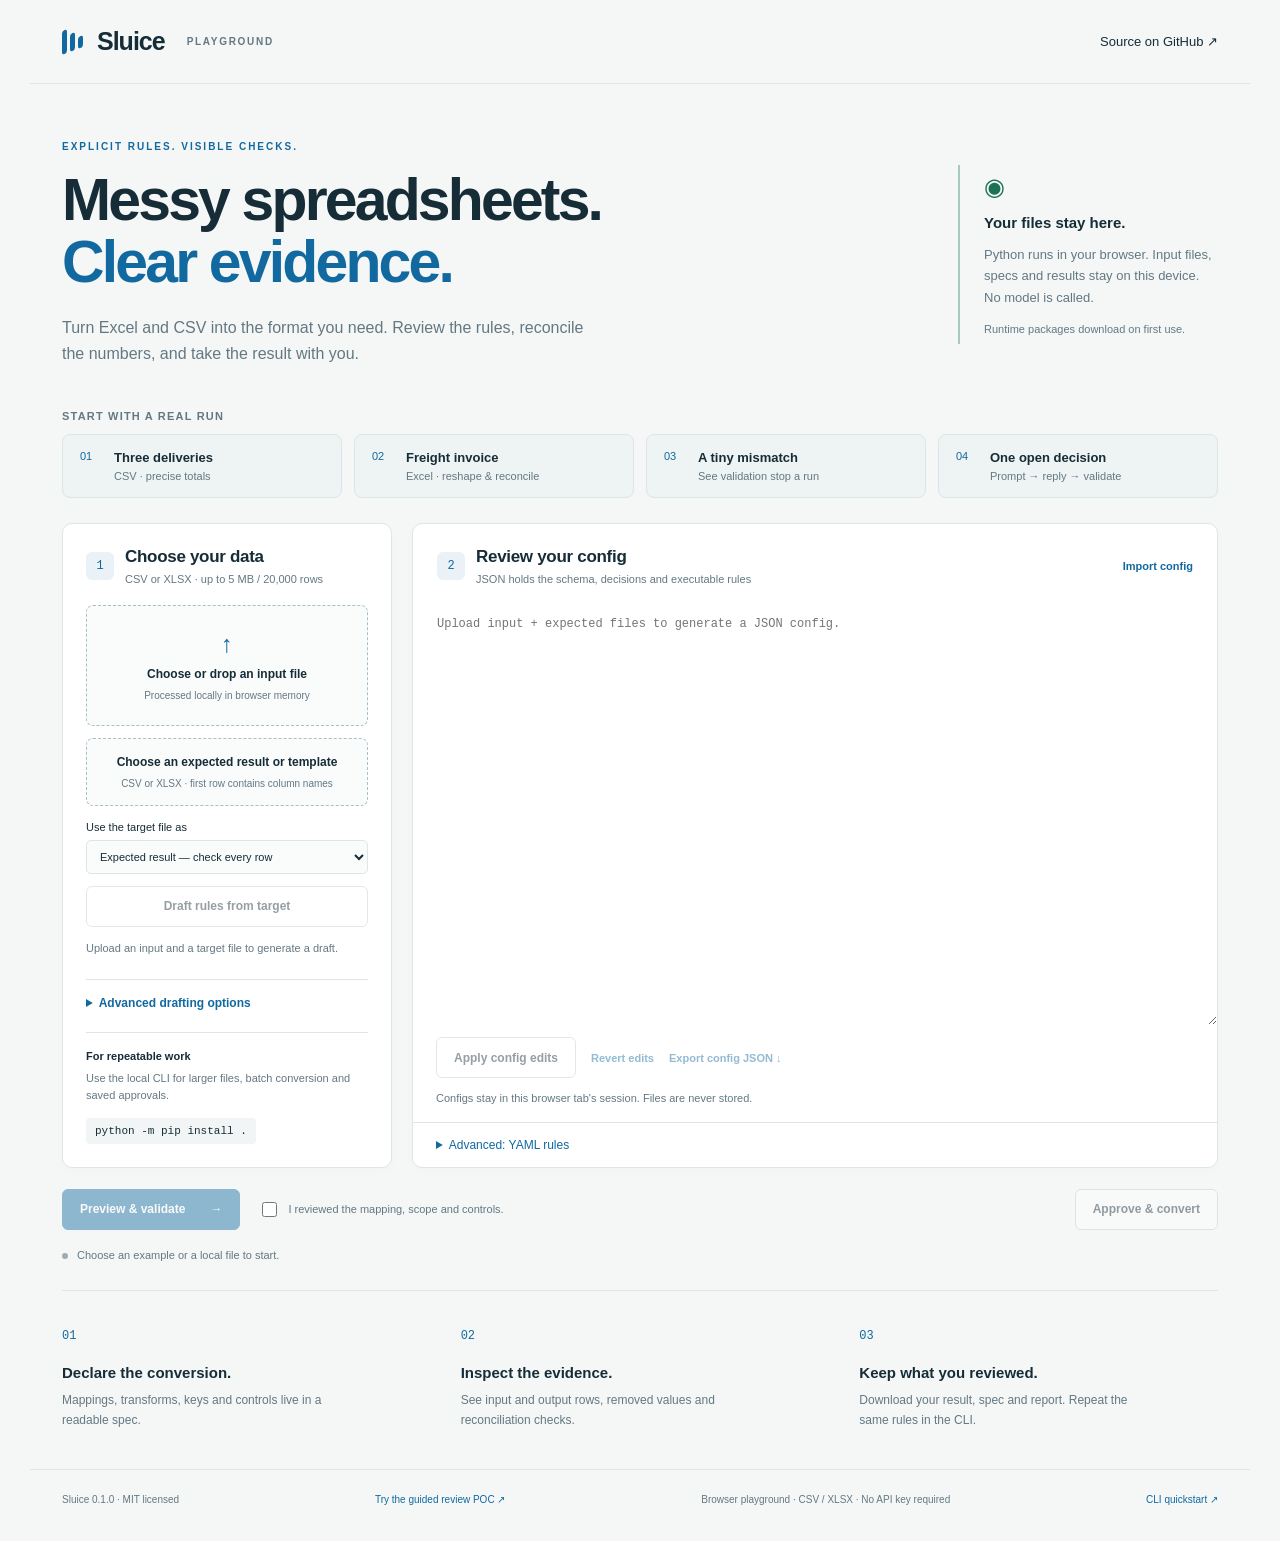
<file: sites/playground/index.html>
<!doctype html>
<html lang="en">
<head>
  <meta charset="utf-8"><meta name="viewport" content="width=device-width,initial-scale=1">
  <title>Sluice — Spreadsheet Playground</title>
  <meta name="description" content="Convert Excel and CSV with explicit rules, reconciliation and review. Runs on your device.">
  <link rel="stylesheet" href="style.css"><script src="app.js" type="module"></script>
</head>
<body>
  <header class="nav"><a class="brand" href="./" aria-label="Sluice home"><span class="mark" aria-hidden="true"><i></i><i></i><i></i></span>Sluice<span class="nav-tag">PLAYGROUND</span></a><a class="github" href="https://github.com/zodsapple/sluice" target="_blank" rel="noopener">Source on GitHub ↗</a></header>
  <main>
    <section class="hero"><div><p class="eyebrow">EXPLICIT RULES. VISIBLE CHECKS.</p><h1>Messy spreadsheets.<br><span>Clear evidence.</span></h1><p class="intro">Turn Excel and CSV into the format you need. Review the rules, reconcile the numbers, and take the result with you.</p></div><aside class="local-note"><span class="local-icon" aria-hidden="true">◉</span><strong>Your files stay here.</strong><p>Python runs in your browser. Input files, specs and results stay on this device. No model is called.</p><small>Runtime packages download on first use.</small></aside></section>
    <section class="demo-strip" aria-label="Example selection"><span class="demo-title">Start with a real run</span><div class="demo-buttons"><button class="demo" data-demo="quickstart">01 <strong>Three deliveries</strong><span>CSV · precise totals</span></button><button class="demo" data-demo="transport">02 <strong>Freight invoice</strong><span>Excel · reshape & reconcile</span></button><button class="demo" data-demo="failure">03 <strong>A tiny mismatch</strong><span>See validation stop a run</span></button><button class="demo" data-demo="decision">04 <strong>One open decision</strong><span>Prompt → reply → validate</span></button></div></section>
    <div class="workbench">
      <section class="panel input-panel"><div class="panel-heading"><span class="step">1</span><div><h2>Choose your data</h2><p>CSV or XLSX · up to 5 MB / 20,000 rows</p></div></div>
        <label class="upload" data-upload="input"><input id="input-file" type="file" accept=".csv,.xlsx"><span class="upload-icon" aria-hidden="true">↑</span><strong id="input-label">Choose or drop an input file</strong><span>Processed locally in browser memory</span></label>
        <label class="upload compact" data-upload="template"><input id="template-file" type="file" accept=".csv,.xlsx"><strong id="template-label">Choose an expected result or template</strong><span>CSV or XLSX · first row contains column names</span></label>
        <label class="small-label" for="target-role">Use the target file as</label><select id="target-role"><option value="expected">Expected result — check every row</option><option value="template">Template / example — draft the format</option></select>
        <button id="draft" class="secondary wide" disabled>Draft rules from target</button><p id="upload-note" class="upload-note" role="status" aria-live="polite">Upload an input and a target file to generate a draft.</p>
        <details class="draft-details"><summary>Advanced drafting options</summary><p>A JSON schema can specify field types, examples and controls. Without one, these are inferred from the target file; review every assumption.</p><label class="upload compact" data-upload="schema"><input id="schema-file" type="file" accept=".json"><strong id="schema-label">Choose target schema</strong></label><label class="small-label" for="target-layout">Target layout</label><select id="target-layout"><option value="auto">Detect from target columns</option><option value="record">Records (one row per record)</option><option value="stats">Statistics (reshape a wide table)</option></select><label class="small-label" for="sheet-names">Sheets to include (optional, one per line)</label><textarea id="sheet-names" rows="2" placeholder="All sheets by default"></textarea></details>
        <div class="limits"><strong>For repeatable work</strong><p>Use the local CLI for larger files, batch conversion and saved approvals.</p><code>python -m pip install .</code></div>
      </section>
      <section class="panel spec-panel"><div class="panel-heading"><span class="step">2</span><div><h2>Review your config</h2><p>JSON holds the schema, decisions and executable rules</p></div><label class="text-button">Import config<input id="config-file" type="file" accept=".json"></label></div>
        <label class="sr-only" for="config">Sluice config in JSON</label><textarea id="config" class="code-editor" spellcheck="false" placeholder="Upload input + expected files to generate a JSON config."></textarea>
        <div class="config-actions"><button id="apply-config" class="secondary" disabled>Apply config edits</button><button id="revert-config" class="text-button" disabled>Revert edits</button><a id="download-config" class="text-button" aria-disabled="true">Export config JSON ↓</a></div><p id="cache-note" class="cache-note">Configs stay in this browser tab's session. Files are never stored.</p>
        <details id="yaml-editor" class="expert-editor"><summary>Advanced: YAML rules</summary><label class="text-button">Load YAML<input id="spec-file" type="file" accept=".yaml,.yml"></label>
        <label class="sr-only" for="spec">Conversion spec in YAML</label><textarea id="spec" class="code-editor" spellcheck="false" placeholder="# Load an example, upload a YAML spec,
# or upload input + expected files to draft rules.

# Check mappings, row scope and controls
# before approving a conversion."></textarea>
        <div class="config-actions"><button id="apply-yaml" class="secondary" disabled>Apply YAML edits</button><button id="download-spec" class="text-button" disabled>Download YAML ↓</button></div></details>
        <details id="draft-review" hidden><summary>Mapping review notes</summary><pre id="draft-notes"></pre></details>
      </section>
    </div>
    <section id="resolve" class="panel resolve-panel" hidden>
      <div class="panel-heading"><span class="step">3</span><div><h2 id="resolve-title">Resolve open questions</h2><p id="question-summary"></p></div></div>
      <div id="resolve-grid" class="resolve-grid"><div>
        <div id="prompt-tools"><h3>Ask a chatbot</h3><p class="help">Copy the prompt to ChatGPT or another chatbot, then paste its JSON reply below. Review the prompt's file facts before sharing them.</p><label class="small-label" for="prompt-sheet">Prompt for worksheet</label><select id="prompt-sheet"></select><label class="sr-only" for="prompt-text">Chatbot prompt</label><textarea id="prompt-text" rows="8" readonly></textarea><div class="config-actions"><button id="copy-prompt" class="secondary">Copy prompt</button><button id="copy-reply-template" class="text-button">Copy reply template</button><button id="download-prompts" class="text-button">Download prompts ↓</button></div></div>
        <label class="small-label" for="reply">Chatbot JSON reply</label><textarea id="reply" rows="6" spellcheck="false" placeholder='{"answers":[{"question_id":"…","status":"answered","bindings":[…]}]}'></textarea><button id="apply-reply" class="secondary wide" disabled>Parse reply & update config</button><p id="reply-notice" class="help" role="status" aria-live="polite"></p>
      </div><div id="manual-decisions"><h3>Or decide manually</h3><p class="help">Unknown or low-confidence replies stay open. Enter a constant, select a source, or specify a binding for each decision.</p><div id="questions"></div></div></div>
    </section>
    <section class="run-bar"><div class="run-actions"><button id="preview" class="primary" disabled>Preview & validate <span aria-hidden="true">→</span></button><label class="approval"><input id="reviewed" type="checkbox">I reviewed the mapping, scope and controls.</label><button id="convert" class="secondary" disabled>Approve & convert</button><button id="cancel" class="text-button" hidden>Stop / reset runtime</button></div><div id="status" class="status" role="status" aria-live="polite"><span class="status-dot"></span><span id="status-text">Choose an example or a local file to start.</span></div></section>
    <section id="results" class="panel results-panel" hidden><div class="result-header"><div><p class="eyebrow">RUN EVIDENCE</p><h2 id="result-title">Validation report</h2></div><div id="downloads" class="download-actions"></div></div><div id="metrics" class="metrics"></div><div id="diagnosis" class="diagnosis" hidden></div><div id="controls" class="controls"></div>
      <details id="repair-feedback" class="repair-feedback" hidden open><summary>Fix validation with a chatbot</summary><p class="help">This prompt includes current decisions, source facts and a few expected/output differences. Review it before copying to your chatbot. Paste the returned JSON in the reply box, then validate again.</p><label class="small-label" for="repair-sheet">Worksheet to correct</label><select id="repair-sheet"></select><label class="small-label" for="repair-prompt">Validation repair prompt</label><textarea id="repair-prompt" rows="8" readonly></textarea><div class="config-actions"><button id="copy-repair" class="secondary" disabled>Copy repair prompt</button><button id="download-repair" class="text-button" disabled>Download repair prompt ↓</button><button id="paste-correction" class="text-button">Go to JSON reply</button></div><p id="repair-notice" class="help" role="status" aria-live="polite"></p></details>
      <div class="tabs" role="tablist" aria-label="Run detail"><button class="tab active" role="tab" aria-selected="true" data-tab="output">Output preview</button><button class="tab" role="tab" aria-selected="false" data-tab="input">Source preview</button><button class="tab" role="tab" aria-selected="false" data-tab="issues">Issues</button><button class="tab" role="tab" aria-selected="false" data-tab="trace">Step trace</button></div><div id="detail" class="table-wrap" role="tabpanel"></div><p class="table-note">Previews show a few rows. Reports include all declared control results. A passing check does not establish business meaning.</p></section>
    <section class="how"><div><span class="step">01</span><h3>Declare the conversion.</h3><p>Mappings, transforms, keys and controls live in a readable spec.</p></div><div><span class="step">02</span><h3>Inspect the evidence.</h3><p>See input and output rows, removed values and reconciliation checks.</p></div><div><span class="step">03</span><h3>Keep what you reviewed.</h3><p>Download your result, spec and report. Repeat the same rules in the CLI.</p></div></section>
  </main><footer><span>Sluice <span id="version">0.1.0</span> · MIT licensed</span><a href="review.html">Try the guided review POC ↗</a><span>Browser playground · CSV / XLSX · No API key required</span><a href="quickstart.html">CLI quickstart ↗</a></footer>
</body></html>
</file>
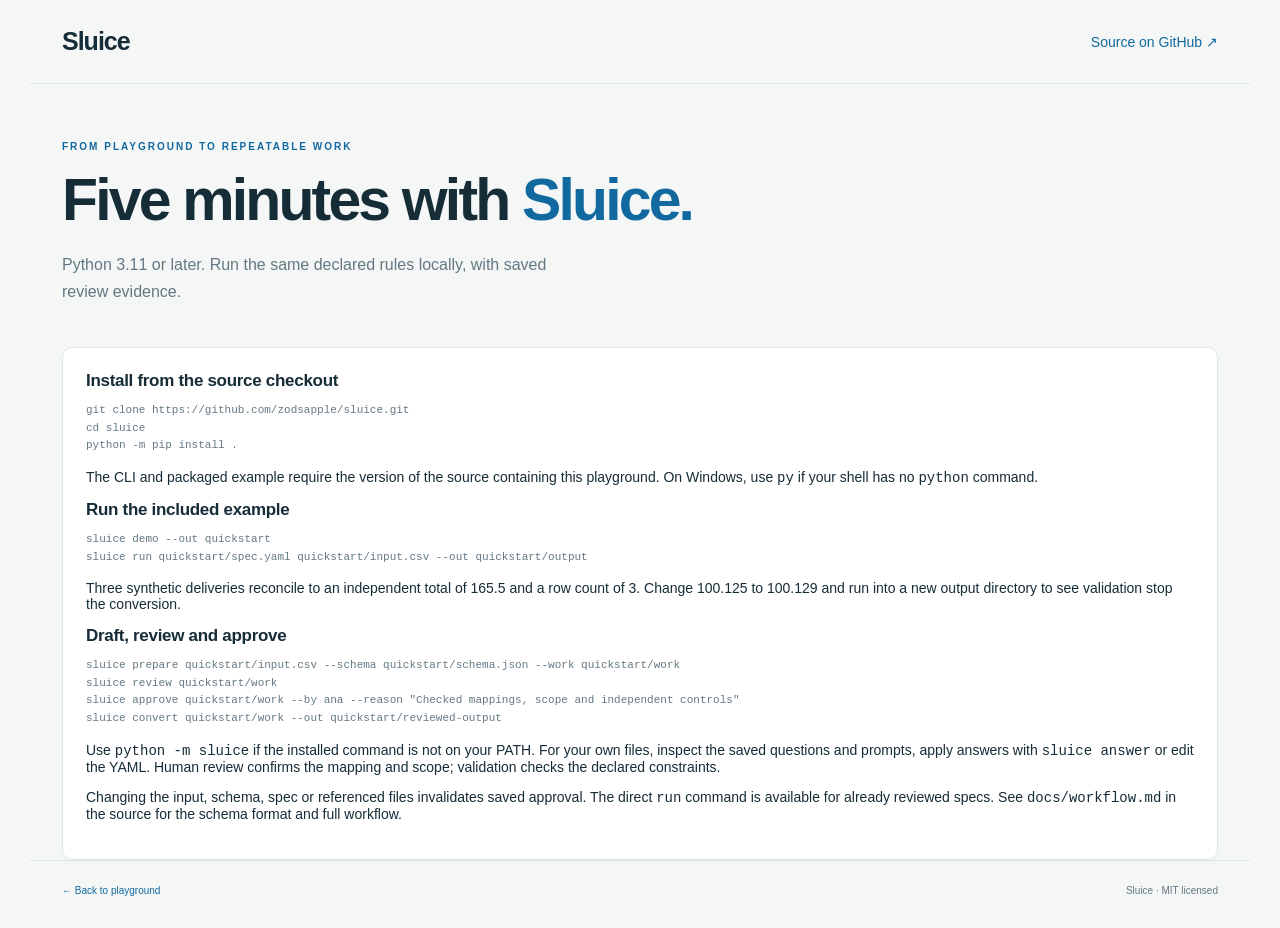
<file: sites/playground/quickstart.html>
<!doctype html>
<html lang="en"><head><meta charset="utf-8"><meta name="viewport" content="width=device-width, initial-scale=1"><title>Sluice — CLI quickstart</title><link rel="stylesheet" href="style.css"></head>
<body><header class="nav"><a class="brand" href="./">Sluice</a><a href="https://github.com/zodsapple/sluice">Source on GitHub ↗</a></header><main>
<section class="hero"><div><p class="eyebrow">FROM PLAYGROUND TO REPEATABLE WORK</p><h1>Five minutes with <span>Sluice.</span></h1><p class="intro">Python 3.11 or later. Run the same declared rules locally, with saved review evidence.</p></div></section>
<section class="panel input-panel"><h2>Install from the source checkout</h2><pre>git clone https://github.com/zodsapple/sluice.git
cd sluice
python -m pip install .</pre><p>The CLI and packaged example require the version of the source containing this playground. On Windows, use <code>py</code> if your shell has no <code>python</code> command.</p>
<h2>Run the included example</h2><pre>sluice demo --out quickstart
sluice run quickstart/spec.yaml quickstart/input.csv --out quickstart/output</pre><p>Three synthetic deliveries reconcile to an independent total of 165.5 and a row count of 3. Change 100.125 to 100.129 and run into a new output directory to see validation stop the conversion.</p>
<h2>Draft, review and approve</h2><pre>sluice prepare quickstart/input.csv --schema quickstart/schema.json --work quickstart/work
sluice review quickstart/work
sluice approve quickstart/work --by ana --reason "Checked mappings, scope and independent controls"
sluice convert quickstart/work --out quickstart/reviewed-output</pre><p>Use <code>python -m sluice</code> if the installed command is not on your PATH. For your own files, inspect the saved questions and prompts, apply answers with <code>sluice answer</code> or edit the YAML. Human review confirms the mapping and scope; validation checks the declared constraints.</p>
<p>Changing the input, schema, spec or referenced files invalidates saved approval. The direct <code>run</code> command is available for already reviewed specs. See <code>docs/workflow.md</code> in the source for the schema format and full workflow.</p></section>
</main><footer><a href="./">← Back to playground</a><span>Sluice · MIT licensed</span></footer></body></html>
</file>
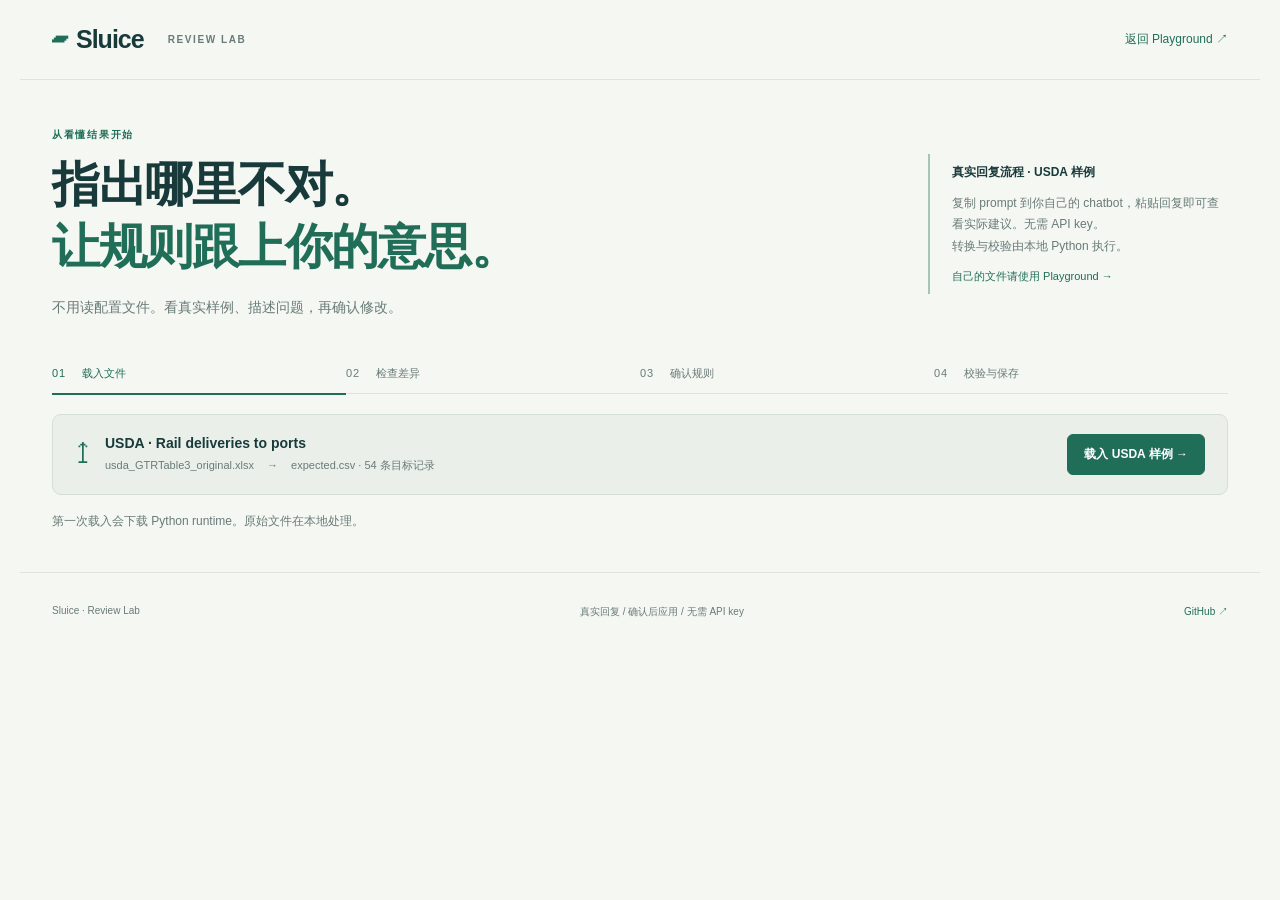
<file: sites/playground/review.html>
<!doctype html>
<html lang="zh-CN">
<head>
  <meta charset="utf-8"><meta name="viewport" content="width=device-width,initial-scale=1">
  <title>Sluice — 看结果，改规则</title>
  <meta name="description" content="Sluice 交互原型：用数据样例检查转换，确认业务规则，重新校验。">
  <link rel="stylesheet" href="review.css"><script type="module" src="review.js"></script>
</head>
<body>
  <header class="nav"><a class="brand" href="./"><span class="mark">▰</span> Sluice <span class="tag">REVIEW LAB</span></a><a href="./">返回 Playground ↗</a></header>
  <main>
    <section class="hero"><div><p class="eyebrow">从看懂结果开始</p><h1>指出哪里不对。<br><span>让规则跟上你的意思。</span></h1><p class="intro">不用读配置文件。看真实样例、描述问题，再确认修改。</p></div><aside class="prototype"><strong>真实回复流程 · USDA 样例</strong><p>复制 prompt 到你自己的 chatbot，粘贴回复即可查看实际建议。无需 API key。<br>转换与校验由本地 Python 执行。</p><a href="./">自己的文件请使用 Playground →</a></aside></section>
    <ol class="steps"><li class="active">01 <span>载入文件</span></li><li>02 <span>检查差异</span></li><li>03 <span>确认规则</span></li><li>04 <span>校验与保存</span></li></ol>
    <section class="file-bar"><div><span class="file-icon">↥</span><div><strong>USDA · Rail deliveries to ports</strong><p>usda_GTRTable3_original.xlsx <span>→</span> expected.csv · 54 条目标记录</p></div></div><button id="load" class="primary">载入 USDA 样例 →</button></section>
    <div id="status" role="status" aria-live="polite">第一次载入会下载 Python runtime。原始文件在本地处理。</div>
    <section id="workspace" hidden>
      <div class="section-heading"><div><p class="eyebrow">结果比配置更容易理解</p><h2 id="headline">检查转换结果</h2></div><span id="runtime-badge" class="badge">本地 Python</span></div>
      <div class="metrics"><div><span>目标记录</span><strong id="total">54</strong></div><div><span>已匹配</span><strong id="matched">—</strong></div><div><span>存在差异</span><strong id="different">—</strong></div><div><span>业务确认</span><strong id="decisions">待确认</strong></div></div>
      <div class="workbench">
        <section class="card evidence"><div class="card-heading"><div><h3>哪里不一样？</h3><p>按来源位置对应样例，点击差异补充反馈。</p></div><span class="tiny">展示代表性差异</span></div><div id="filters" class="filters" aria-label="差异字段"></div><div class="table-wrap"><table><thead><tr><th>来源位置</th><th>输出字段</th><th>当前结果</th><th>期望结果</th><th><span class="sr-only">选择</span></th></tr></thead><tbody id="diff-rows"></tbody></table></div><div id="selected-evidence" class="selection" hidden></div><div id="passed-note" class="pass-note" hidden>所有 54 条记录与 expected 一致。请继续确认规则符合你的业务含义。</div><p class="footnote">匹配基于完整 expected 的所有字段、记录及重复次数。通过校验不代表业务含义已被证明。</p><details><summary>查看转换后的样例</summary><div id="output-preview" class="table-wrap"></div></details></section>
        <aside class="card feedback"><p class="eyebrow">用自己的话说明</p><h3>这个结果应该怎么改？</h3><p class="help">选择一条差异，或直接说明你的业务规则。</p><label for="feedback">你的反馈</label><textarea id="feedback" rows="5" maxlength="4000" placeholder="例如：美国港口和 Mexico 的日期来自不同的表格，不能混用。"></textarea><button id="example-feedback" class="text-button">填入 USDA 示例反馈</button><button id="suggest" class="primary wide">生成并复制 prompt →</button><p class="help small">包含来源事实、字段样例、当前规则、差异和你的反馈。你粘贴到 chatbot 时才会分享这些信息。</p><details id="prompt-details"><summary>查看将分享给 chatbot 的内容</summary><textarea id="prompt" rows="7" readonly aria-label="反馈 prompt"></textarea><button id="copy-prompt" class="secondary" disabled>再次复制 prompt</button></details></aside>
      </div>
      <section id="exchange" class="card exchange" hidden><div><p class="eyebrow">复制 → 询问 → 粘贴</p><h2>把 chatbot 的完整回复放回来。</h2><p class="help">1. 将已复制的 prompt 粘贴到 ChatGPT、Gemini 或你使用的 chatbot。<br>2. 复制它的完整回复，粘贴到右侧；无需阅读或编辑回复结构。<br>3. 点击查看建议，确认前不会修改你的规则。</p><button id="fix-reply" class="secondary" hidden>复制回复修正提示</button></div><div><label for="reply">Chatbot 的完整回复</label><textarea id="reply" rows="4" maxlength="1048576" placeholder="在这里粘贴完整回复，无需修改格式。"></textarea><button id="parse-reply" class="primary wide" disabled>读取回复，查看实际建议 →</button><p id="reply-notice" class="help" role="status" aria-live="polite"></p></div></section>
      <section id="proposal" class="card proposal" hidden><div class="card-heading"><div><p class="eyebrow">来自你粘贴的回复 · 尚未应用</p><h2>先看修改会影响什么。</h2><p id="proposal-summary"></p></div><div class="proposal-actions"><button id="apply" class="primary">确认这组修改并重新校验 →</button><button id="discard" class="text-button">放弃这组建议</button></div></div><p id="proposal-impact" class="trial-impact"></p><div id="proposal-cards" class="proposal-grid"></div><p id="proposal-notices" class="help"></p></section>
      <section id="open-decisions" class="card open-decisions" hidden><p class="eyebrow">需要你补充业务信息</p><h2>这些内容还不能确定。</h2><p id="question-list"></p><p class="help">在上面的反馈框说明正确的来源或取值，再生成 prompt，让 chatbot 补充这部分规则。不确定项解决前，最终导出保持关闭。</p></section>
      <section class="card finish"><div><h2 id="finish-title">规则值得保留，结果需要检查。</h2><p id="cache-note">Config 会保存在本标签页的 session 中；重新载入样例会恢复规则并重新校验。</p></div><div class="finish-actions"><label class="approval"><input id="approved" type="checkbox">我已检查样例和业务规则</label><button id="export-result" class="primary" disabled>导出结果 CSV ↓</button><button id="export-config" class="secondary">保存转换规则 ↓</button></div></section>
      <details class="advanced"><summary>Advanced · 查看当前配置</summary><p>主要流程无需查看或编辑配置。这里仅展示已经应用的规则。</p><pre id="config-view"></pre></details>
      <div class="reset-row"><button id="reset" class="text-button">清除此样例的 session 规则，从头体验</button><span>仅清除本 POC 的样例配置</span></div>
    </section>
  </main><footer><span>Sluice · Review Lab</span><span>真实回复 / 确认后应用 / 无需 API key</span><a href="https://github.com/zodsapple/sluice">GitHub ↗</a></footer>
</body></html>
</file>
<file: sites/playground/style.css>
:root{--ink:#162c37;--muted:#647883;--line:#dce5e7;--blue:#1269a0;--blue-dark:#0e507c;--paper:#f4f7f6;--green:#1d7256;--red:#a83b35;--mono:Consolas,"SFMono-Regular",monospace;font-family:Inter,Segoe UI,Arial,sans-serif;color:var(--ink);background:var(--paper);font-size:14px}*{box-sizing:border-box}body{margin:0}button,input,textarea{font:inherit}button,a,input,summary{touch-action:manipulation}button{cursor:pointer}button:disabled{opacity:.45;cursor:not-allowed}a{color:var(--blue);text-decoration:none}a:hover{text-decoration:underline}button:focus-visible,a:focus-visible,textarea:focus-visible,summary:focus-visible,input:focus-visible{outline:3px solid #79b9df;outline-offset:3px}[hidden]{display:none!important}.nav,main,footer{max-width:1220px;margin:auto}.nav{height:84px;display:flex;align-items:center;justify-content:space-between;padding:0 32px;border-bottom:1px solid var(--line)}.brand{display:flex;align-items:center;gap:10px;color:var(--ink);font-size:25px;font-weight:750;letter-spacing:-1px}.mark{display:flex;align-items:center;gap:3px;height:28px;margin-right:4px}.mark i{width:5px;background:var(--blue);border-radius:3px;height:24px;transform:skewY(-22deg)}.mark i:nth-child(2){height:18px}.mark i:nth-child(3){height:12px}.nav-tag{font-size:10px;letter-spacing:1.7px;color:var(--muted);margin-left:12px;font-weight:600}.github{font-size:13px;color:var(--ink)}main{padding:0 32px}.hero{padding:57px 0 42px;display:flex;justify-content:space-between;gap:60px;align-items:center}.eyebrow{font-size:10px;font-weight:750;letter-spacing:2px;margin:0 0 17px;color:var(--blue)}h1{font-size:clamp(36px,4.6vw,59px);line-height:1.06;letter-spacing:-2.8px;margin:0 0 21px;font-weight:680}h1 span{color:var(--blue)}.intro{font-size:16px;line-height:1.65;max-width:530px;margin:0;color:var(--muted)}.local-note{width:260px;flex-shrink:0;border-left:2px solid #a8cabc;padding:8px 0 8px 24px;font-size:13px}.local-icon{display:block;color:var(--green);font-size:24px;margin-bottom:13px}.local-note strong{font-size:15px}.local-note p{line-height:1.65;color:var(--muted)}.local-note small{font-size:11px;color:var(--muted)}.demo-strip{margin-bottom:25px}.demo-title{display:block;font-size:11px;font-weight:600;text-transform:uppercase;letter-spacing:1.2px;margin-bottom:12px;color:var(--muted)}.demo-buttons{display:grid;grid-template-columns:repeat(3,1fr);gap:12px}.demo{display:grid;grid-template-columns:25px 1fr;column-gap:9px;text-align:left;background:#eef3f3;border:1px solid var(--line);border-radius:8px;padding:15px 17px;font-size:11px;color:var(--blue)}.demo strong{font-size:13px;color:var(--ink);font-weight:600}.demo span{grid-column:2;color:var(--muted);font-size:11px;margin-top:5px}.demo:hover,.demo.selected{background:#e7f0f6;border-color:#99bad0}.workbench{display:grid;grid-template-columns:330px 1fr;gap:20px}.panel{background:white;border:1px solid var(--line);border-radius:10px;overflow:hidden;box-shadow:0 3px 12px #1b344104}.input-panel{padding:23px}.panel-heading{display:flex;align-items:center;gap:11px;margin-bottom:20px}.step{font:12px var(--mono);color:var(--blue);display:inline-flex;align-items:center;justify-content:center;background:#eaf2f7;width:28px;height:28px;border-radius:6px;flex-shrink:0}h2{font-size:17px;font-weight:650;letter-spacing:-.3px;margin:0}h3{font-size:15px;margin:14px 0 9px}.panel-heading p{font-size:11px;color:var(--muted);margin:6px 0 0}.upload{display:flex;flex-direction:column;align-items:center;justify-content:center;gap:9px;text-align:center;border:1px dashed #a9bec8;border-radius:7px;padding:24px 10px;cursor:pointer;background:#fafcfc;position:relative}.upload:hover,.upload.drag{border-color:var(--blue);background:#f0f6fa}.upload input,.text-button input{position:absolute;width:1px;height:1px;opacity:0}.upload:focus-within{outline:3px solid #79b9df}.upload strong{font-size:12px;max-width:100%;overflow-wrap:anywhere}.upload span{font-size:10px;color:var(--muted)}.upload .upload-icon{font-size:24px;color:var(--blue)}.upload.compact{padding:16px 10px;margin-top:12px}.draft-details{margin-top:22px;font-size:12px;border-top:1px solid var(--line);padding-top:16px}.draft-details summary{cursor:pointer;color:var(--blue);font-weight:600}.draft-details p{line-height:1.65;color:var(--muted)}.small-label{display:block;font-size:11px;margin:15px 0 7px}textarea{width:100%;border:1px solid var(--line);border-radius:5px;padding:9px;resize:vertical;color:var(--ink);background:#fafcfc}#sheet-names{font-size:12px}.limits{border-top:1px solid var(--line);margin-top:22px;padding-top:17px;font-size:11px}.limits p{color:var(--muted);line-height:1.6;margin:8px 0 13px}.limits code{font:11px var(--mono);background:#f1f5f5;padding:7px 9px;border-radius:4px;display:inline-block}.spec-panel{display:flex;flex-direction:column}.spec-panel>.panel-heading{padding:23px 24px 0}.spec-panel .panel-heading .text-button{margin-left:auto}.code-editor{flex:1;border:0;border-radius:0;padding:10px 24px 24px;min-height:395px;background:white;font:12px/1.65 var(--mono);tab-size:2;resize:vertical}.spec-footer{display:flex;align-items:center;justify-content:space-between;padding:13px 23px;background:#fafcfc;border-top:1px solid var(--line);font-size:10px;color:var(--muted);gap:12px}.text-button{border:0;background:transparent;color:var(--blue);font-size:11px;font-weight:600;padding:8px 0;cursor:pointer}.primary,.secondary{border-radius:6px;padding:12px 17px;font-size:12px;font-weight:650;min-height:41px}.primary{background:var(--blue);border:1px solid var(--blue);color:white;display:flex;gap:25px;align-items:center}.primary:hover:not(:disabled){background:var(--blue-dark)}.secondary{background:white;border:1px solid #bdcdd3;color:var(--ink)}.secondary:hover:not(:disabled){border-color:var(--blue);background:#f1f7fa}.wide{width:100%;margin-top:12px}.run-bar{padding:21px 0 25px}.run-actions{display:flex;gap:18px;align-items:center;flex-wrap:wrap}.approval{display:flex;gap:8px;align-items:center;font-size:11px;color:var(--muted);cursor:pointer;flex:1}.approval input{accent-color:var(--blue);width:15px;height:15px}.status{display:flex;align-items:center;gap:9px;margin-top:17px;font-size:11px;color:var(--muted);line-height:1.6}.status-dot{width:6px;height:6px;border-radius:50%;background:#9cadb5;flex-shrink:0}.status.busy .status-dot{background:var(--blue);animation:pulse 1s infinite}.status.good .status-dot{background:var(--green)}.status.bad .status-dot{background:var(--red)}@keyframes pulse{50%{opacity:.3}}.results-panel{padding:25px;margin-bottom:28px}.result-header{display:flex;justify-content:space-between;gap:15px;align-items:center;margin-bottom:20px}.result-header .eyebrow{margin-bottom:8px}.download-actions{display:flex;gap:15px;flex-wrap:wrap}.metrics{display:grid;grid-template-columns:repeat(4,1fr);border-top:1px solid var(--line);border-bottom:1px solid var(--line);padding:20px 0;margin-bottom:18px}.metric{border-right:1px solid var(--line);padding-left:22px}.metric:first-child{padding-left:0}.metric:last-child{border:0}.metric span{font-size:10px;text-transform:uppercase;letter-spacing:1px;color:var(--muted);display:block;margin-bottom:9px}.metric strong{font:24px var(--mono);font-weight:500}.metric.pass strong{color:var(--green)}.metric.fail strong{color:var(--red)}.controls{display:flex;flex-direction:column;gap:7px;margin-bottom:22px}.control{display:grid;grid-template-columns:44px 1fr auto;gap:12px;align-items:center;border-radius:5px;padding:11px 13px;background:#f4f8f6;font-size:12px}.control.fail{background:#fff1ee}.pill{font-size:9px;font-weight:750;letter-spacing:.6px;color:var(--green)}.fail .pill{color:var(--red)}.control code{font:11px var(--mono);color:var(--muted)}.control small{grid-column:2/4;color:var(--red);line-height:1.6}.diagnosis{padding:13px;background:#fff1ee;color:var(--red);border-radius:5px;margin-bottom:17px;white-space:pre-wrap;font-size:12px;line-height:1.6;overflow-wrap:anywhere}.tabs{display:flex;gap:25px;border-bottom:1px solid var(--line);margin-bottom:13px;overflow:auto}.tab{border:0;background:white;color:var(--muted);padding:10px 0 12px;font-size:12px;white-space:nowrap}.tab.active{color:var(--blue);box-shadow:inset 0 -2px var(--blue);font-weight:600}.table-wrap{overflow:auto;max-height:350px;min-height:80px}table{border-collapse:collapse;text-align:left;width:100%;font:11px var(--mono)}th{background:#f2f6f6;font-weight:600;color:var(--muted);position:sticky;top:0}th,td{padding:10px 12px;border-bottom:1px solid #e8eeef;white-space:nowrap;max-width:350px;overflow:hidden;text-overflow:ellipsis}.table-note{font-size:10px;color:var(--muted);line-height:1.6;margin:14px 0 0}.empty{font-size:12px;color:var(--muted);padding:14px 0}.how{display:grid;grid-template-columns:repeat(3,1fr);gap:40px;border-top:1px solid var(--line);padding:31px 0 39px}.how .step{background:transparent;justify-content:flex-start;width:auto}.how p{font-size:12px;line-height:1.7;color:var(--muted);max-width:280px;margin:0}footer{border-top:1px solid var(--line);padding:24px 32px 35px;display:flex;justify-content:space-between;gap:20px;font-size:10px;color:var(--muted)}#draft-review{padding:15px 23px;border-top:1px solid var(--line);font-size:12px}#draft-review summary{color:var(--blue);cursor:pointer}pre{white-space:pre-wrap;overflow-wrap:anywhere;font:11px/1.6 var(--mono);color:var(--muted)}.sr-only{position:absolute;width:1px;height:1px;overflow:hidden;clip:rect(0,0,0,0)}@media(max-width:850px){.workbench{grid-template-columns:280px 1fr}.hero{gap:30px}.local-note{width:215px}.run-actions{gap:13px}.approval{flex-basis:55%}.control{grid-template-columns:40px 1fr}.control code{grid-column:2}.nav-tag{display:none}}@media(max-width:650px){.nav,main,footer{padding-left:19px;padding-right:19px}.nav{height:68px}.hero{display:block;padding:35px 0 27px}h1{letter-spacing:-1.8px;font-size:42px}.intro{font-size:14px}.local-note{margin-top:24px;width:auto;padding-left:16px}.local-icon{display:none}.local-note p{margin:8px 0}.demo-buttons{grid-template-columns:1fr}.demo{padding:12px 14px}.demo span{margin-top:3px}.workbench{grid-template-columns:1fr;gap:16px}.input-panel{padding:20px}.code-editor{min-height:340px;padding-left:20px;padding-right:20px}.approval{order:3;flex-basis:100%}.run-actions .primary,.run-actions .secondary{flex:1}.result-header{align-items:flex-start;flex-direction:column}.results-panel{padding:20px}.metrics{grid-template-columns:repeat(2,1fr);gap:20px}.metric:nth-child(3){padding-left:0}.metric:nth-child(2){border:0}.how{grid-template-columns:1fr;gap:23px}.how h3{margin-top:6px}.how p{max-width:100%}footer{flex-direction:column;gap:12px}.github{font-size:11px}.spec-footer span{max-width:180px}.tabs{gap:20px}}
select{width:100%;border:1px solid var(--line);border-radius:5px;padding:9px;font-family:inherit;font-size:11px;color:var(--ink);background:#fafcfc}.upload-note{font-size:11px;line-height:1.65;color:var(--muted);margin:12px 0 0;overflow-wrap:anywhere}.upload-note.good{color:var(--green)}.upload-note.bad{color:var(--red)}.upload-note.busy{color:var(--blue)}
.demo-buttons{grid-template-columns:repeat(4,1fr)}.config-actions{display:flex;gap:15px;align-items:center;flex-wrap:wrap;padding:12px 23px}.cache-note{font-size:11px;color:var(--muted);padding:0 23px;margin:0 0 14px;line-height:1.6}.expert-editor{padding:15px 23px;border-top:1px solid var(--line);font-size:12px}.expert-editor summary{cursor:pointer;color:var(--blue)}.expert-editor .code-editor{min-height:260px;padding:15px 0}.expert-editor .config-actions{padding:12px 0}.resolve-panel{margin-top:20px;padding:24px}.resolve-grid{display:grid;grid-template-columns:1fr 1fr;gap:28px}.help{font-size:12px;line-height:1.65;color:var(--muted);white-space:pre-wrap;overflow-wrap:anywhere}.resolve-grid textarea{font:11px/1.6 var(--mono)}.resolve-grid .config-actions{padding:12px 0}.question-card{border:1px solid var(--line);border-radius:6px;padding:13px;margin-top:10px}.question-card summary{cursor:pointer;font-size:12px;font-weight:600;overflow-wrap:anywhere}.question-form{padding-top:8px}select:focus-visible{outline:3px solid #79b9df;outline-offset:3px}@media(max-width:850px){.demo-buttons{grid-template-columns:repeat(2,1fr)}.resolve-grid{grid-template-columns:1fr}}@media(max-width:650px){.demo-buttons{grid-template-columns:1fr}.resolve-panel{padding:20px}}
a[aria-disabled=true]{opacity:.45;cursor:not-allowed}
.resolve-grid.single{grid-template-columns:1fr}
.repair-feedback{margin:20px 0;padding:16px;border:1px solid var(--line);border-radius:6px}.repair-feedback summary{cursor:pointer;color:var(--blue);font-weight:600}.repair-feedback textarea{font:11px/1.6 var(--mono)}.repair-feedback .config-actions{padding:12px 0}
</file>
<file: sites/playground/review.css>
:root{font-family:Inter,"Segoe UI","Microsoft YaHei",sans-serif;color:#183a3b;background:#f5f7f3;font-size:14px;--muted:#697b78;--line:#dce4dd;--green:#216e58;--blue:#1269a0}*{box-sizing:border-box}[hidden]{display:none!important}body{margin:0}a{color:var(--green);text-decoration:none}a:hover{text-decoration:underline}button,input,textarea{font:inherit}button{cursor:pointer}button:disabled{opacity:.45;cursor:not-allowed}button,a,input,textarea,summary{outline-offset:4px}button:focus-visible,a:focus-visible,input:focus-visible,textarea:focus-visible,summary:focus-visible{outline:3px solid #75b6d2}button{border-radius:6px;padding:11px 16px;font-size:12px;font-weight:650;min-height:40px}.primary{color:white;background:var(--green);border:1px solid var(--green)}.primary:hover:not(:disabled){background:#175641}.secondary{color:#183a3b;background:white;border:1px solid #b8ccc2}.text-button{border:0;background:transparent;color:var(--green);padding-left:0}.wide{width:100%;margin-top:14px}.nav,main,footer{max-width:1240px;margin:auto}.nav{padding:0 32px;height:80px;border-bottom:1px solid var(--line);display:flex;align-items:center;justify-content:space-between}.nav>a:last-child{font-size:12px}.brand{font-size:25px;letter-spacing:-1px;font-weight:750;color:#183a3b;display:flex;align-items:center;gap:10px}.mark{color:var(--green);font-size:30px}.tag{font-size:10px;color:var(--muted);letter-spacing:1.6px;margin-left:14px}main{padding:0 32px}.hero{display:flex;gap:40px;justify-content:space-between;align-items:center;padding:48px 0 34px}.eyebrow{font-size:10px;letter-spacing:1.7px;color:var(--green);font-weight:700;margin:0 0 12px}h1{font-size:clamp(30px,4vw,48px);letter-spacing:-1.5px;line-height:1.3;margin:0 0 16px;font-weight:650}h1 span{color:var(--green)}.intro{color:var(--muted);line-height:1.8;margin:0}.prototype{width:300px;flex-shrink:0;border-left:2px solid #a5c5b5;padding:10px 0 10px 22px;font-size:12px}.prototype p{color:var(--muted);line-height:1.8}.prototype a{font-size:11px}.steps{list-style:none;padding:0;display:grid;grid-template-columns:repeat(4,1fr);margin:0 0 20px;border-bottom:1px solid var(--line)}.steps li{padding:12px 0;color:var(--muted);font-size:11px;letter-spacing:1px}.steps span{letter-spacing:0;margin-left:12px}.steps .active{color:var(--green);box-shadow:0 2px var(--green)}.file-bar{display:flex;justify-content:space-between;align-items:center;gap:16px;background:#eaf0e9;border:1px solid #d4e0d3;padding:19px 22px;border-radius:9px}.file-bar>div{display:flex;align-items:center;gap:16px}.file-icon{font-size:28px;color:var(--green)}.file-bar strong{font-size:14px}.file-bar p{color:var(--muted);font-size:11px;margin:7px 0 0;overflow-wrap:anywhere}.file-bar p span{margin:0 10px}#status{font-size:12px;line-height:1.7;color:var(--muted);padding:16px 0;min-height:52px}#status.error{color:#a14432}#status.busy:before{content:"● ";color:var(--green)}.section-heading{display:flex;justify-content:space-between;align-items:center;margin:12px 0 20px}h2{font-size:21px;line-height:1.5;font-weight:650;margin:0;letter-spacing:-.5px}h3{font-size:16px;margin:0 0 8px}.badge{font-size:10px;border:1px solid #c5d8ca;background:#eff6ef;color:var(--green);padding:7px 10px;border-radius:20px}.metrics{display:grid;grid-template-columns:repeat(4,1fr);border-top:1px solid var(--line);border-bottom:1px solid var(--line);padding:20px 0;margin-bottom:24px}.metrics>div{border-right:1px solid var(--line);padding:0 28px}.metrics>div:first-child{padding-left:0}.metrics>div:last-child{border:0}.metrics span{display:block;color:var(--muted);font-size:11px;margin-bottom:8px}.metrics strong{font:29px "Segoe UI",sans-serif;color:var(--green)}#different{color:#a75b29}#decisions{font-size:20px}.workbench{display:grid;grid-template-columns:minmax(0,1fr) 310px;gap:20px}.card{border:1px solid var(--line);background:white;border-radius:10px;padding:23px;box-shadow:0 3px 14px #203f3903}.evidence{padding:23px 0}.card-heading{display:flex;align-items:center;justify-content:space-between;gap:20px;margin-bottom:19px}.evidence .card-heading,.evidence>.filters,.evidence>.footnote,.evidence>details{margin-left:23px;margin-right:23px}.card-heading p,.help{font-size:12px;color:var(--muted);line-height:1.8;margin:6px 0}.tiny{font-size:10px;color:var(--muted);white-space:nowrap}.filters{display:flex;gap:8px;flex-wrap:wrap;margin-bottom:16px}.filters button{font-size:11px;padding:6px 10px;min-height:30px;border:1px solid var(--line);background:#fafcf9;color:var(--muted)}.filters button.active{background:#edf5ee;border-color:#a9c5b0;color:var(--green)}.table-wrap{overflow:auto}table{border-collapse:collapse;width:100%;font-size:11px;text-align:left;white-space:nowrap}th{background:#f8faf7;font-weight:600;color:var(--muted);padding:11px 16px;border-top:1px solid var(--line);border-bottom:1px solid var(--line)}td{padding:13px 16px;border-bottom:1px solid #edf0eb;max-width:280px;overflow:hidden;text-overflow:ellipsis}td.actual{color:#aa5530;background:#fffbf5}td.expected{color:var(--green);background:#f8fcf7}.row-select{padding:5px 8px;min-height:27px;font-size:10px;border:1px solid #c9d9cd;background:white;color:var(--green)}.chosen td{border-bottom-color:#91b6a1}.selection{margin:16px 23px 0;padding:12px;background:#eef5ee;border-radius:6px;font-size:11px;line-height:1.8}.footnote{font-size:10px;line-height:1.8;color:var(--muted);margin-top:16px}.feedback>label{display:block;font-size:11px;margin:19px 0 8px}textarea{width:100%;padding:12px;border:1px solid #d6e2d7;border-radius:6px;background:#fbfcfa;color:#183a3b;font-size:12px;line-height:1.8;resize:vertical}.small{font-size:10px}details{margin-top:16px;font-size:11px}summary{cursor:pointer;color:var(--green);padding:8px 0}details textarea{margin:10px 0}details pre{font:11px/1.7 Consolas,monospace;white-space:pre-wrap;overflow-wrap:anywhere;max-height:350px;overflow:auto;background:#f7f9f5;padding:16px}.proposal{margin-top:22px;background:#f9fcf8}.proposal-grid{display:grid;grid-template-columns:repeat(3,minmax(0,1fr));gap:12px}.proposal-item{border:1px solid #d4e2d4;border-radius:7px;background:white;padding:18px}.proposal-item label{display:flex;gap:9px;align-items:center;font-size:13px;font-weight:600}.proposal-item p{font-size:12px;color:var(--muted);line-height:1.8}.scope{font-size:10px;color:var(--green);padding-top:12px;border-top:1px solid var(--line)}.before-after{display:flex;align-items:center;gap:10px;font-size:11px;flex-wrap:wrap}.before-after del{color:#aa5530}.before-after strong{color:var(--green)}input[type=checkbox],input[type=radio]{accent-color:var(--green);width:15px;height:15px;flex-shrink:0}.manual{display:grid;grid-template-columns:1fr 1.25fr;gap:35px;margin-top:22px}.manual-intro p:last-child{color:var(--muted);font-size:12px;line-height:1.9;max-width:400px}.choice{display:flex;gap:10px;padding:13px;border:1px solid var(--line);border-radius:6px;margin-bottom:9px;cursor:pointer}.choice:has(input:checked){background:#f0f6ee;border-color:#96b89e}.choice strong{display:block;font-size:12px;font-weight:600}.choice small{display:block;font-size:11px;line-height:1.8;color:var(--muted);margin-top:5px}.choice input{margin-top:2px}fieldset{border:0;padding:0;margin:0}.finish{display:flex;align-items:center;justify-content:space-between;gap:30px;margin-top:22px}.finish h2{font-size:17px}.finish p{color:var(--muted);font-size:11px;line-height:1.8;max-width:500px}.finish-actions{display:flex;flex-wrap:wrap;justify-content:flex-end;gap:12px;max-width:370px}.approval{display:flex;align-items:center;gap:8px;font-size:11px;color:var(--muted);width:100%;justify-content:flex-end}.advanced{border-top:1px solid var(--line);padding-top:15px;margin-top:22px}.advanced>p{color:var(--muted);line-height:1.8}.reset-row{display:flex;align-items:center;justify-content:space-between;margin-top:16px;color:var(--muted);font-size:10px}.pass-note{padding:25px;color:var(--green);font-size:13px;line-height:1.8}.empty-row{color:var(--muted);padding:22px}.sr-only{position:absolute;width:1px;height:1px;overflow:hidden;clip:rect(0,0,0,0)}footer{padding:32px;display:flex;justify-content:space-between;gap:15px;color:var(--muted);font-size:10px;margin-top:25px;border-top:1px solid var(--line)}@media(max-width:950px){.workbench{grid-template-columns:1fr}.feedback{display:grid;grid-template-columns:1fr}.prototype{width:240px}.proposal-grid{grid-template-columns:1fr}.manual{grid-template-columns:1fr;gap:16px}.finish{align-items:flex-start;flex-direction:column}.finish-actions{justify-content:flex-start;max-width:none}.approval{justify-content:flex-start}.tiny{display:none}}@media(max-width:620px){.nav,main,footer{padding-left:18px;padding-right:18px}.hero{display:block;padding-top:32px}.prototype{margin-top:24px;width:auto}.file-bar{align-items:flex-start;flex-direction:column}.file-bar>button{width:100%}.steps li{font-size:9px}.steps span{margin-left:4px}.metrics>div{padding:0 12px}.metrics strong{font-size:24px}#decisions{font-size:16px}.card{padding:18px}.evidence{padding-left:0;padding-right:0}.card-heading{align-items:flex-start;flex-direction:column}.proposal .card-heading>button{width:100%}.reset-row{align-items:flex-start;flex-direction:column}footer{flex-wrap:wrap}.tag{margin-left:0;font-size:9px}}
body.reviewing .hero{padding:24px 0}body.reviewing h1{font-size:26px;letter-spacing:-.5px;margin-bottom:8px}body.reviewing h1 br{display:none}body.reviewing .hero .eyebrow{margin-bottom:8px}body.reviewing .intro{font-size:12px}body.reviewing .prototype p{font-size:10px;line-height:1.5;margin:7px 0}@media(max-width:620px){body.reviewing h1{font-size:22px}body.reviewing .prototype{margin-top:16px}.metrics strong{font-size:20px}}
.exchange{display:grid;grid-template-columns:1fr 1.25fr;gap:35px;margin-top:22px}.exchange label{display:block;font-size:12px;margin-bottom:9px}.exchange .help{line-height:2}.proposal-actions{display:flex;flex-direction:column;gap:6px;align-items:flex-end}.proposal-grid{grid-template-columns:repeat(2,minmax(0,1fr))}.trial-impact{padding:14px 17px;background:#edf5ed;border:1px solid #cee0cf;border-radius:6px;font-size:12px;line-height:1.9;margin:0 0 18px}.binding-summary{padding-left:18px;font-size:12px;color:var(--muted);line-height:1.9;overflow-wrap:anywhere}.binding-summary li+li{margin-top:8px}.summary-label{font-size:10px;color:var(--green)}.change-example{padding:10px 0;border-top:1px solid var(--line)}.change-example>span{display:block;color:var(--muted);font-size:10px;margin-bottom:8px}.deferred{color:#a75b29!important}.open-decisions{margin-top:20px;background:#fffaf2}.open-decisions>p{font-size:12px;line-height:1.8}.record-example{white-space:normal!important;max-width:none;line-height:1.8}#proposal-notices{white-space:pre-wrap;font-size:11px;overflow-wrap:anywhere}#decisions{font-size:17px}@media(max-width:950px){.exchange,.proposal-grid{grid-template-columns:1fr}.proposal-actions{align-items:flex-start}}
</file>
